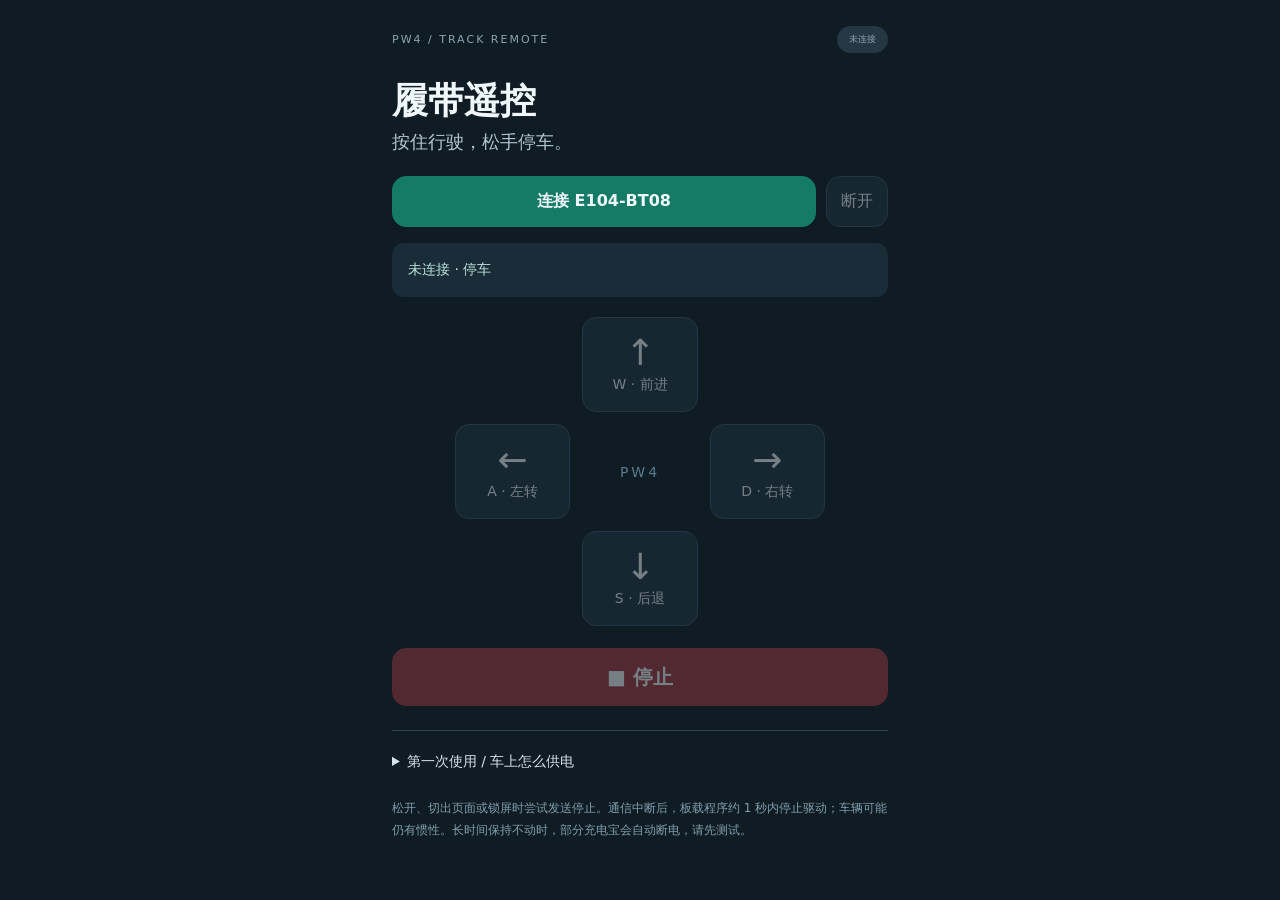
<file: index.html>
<!doctype html>
<html lang="zh-CN"><head><meta charset="utf-8"><meta name="viewport" content="width=device-width,initial-scale=1,maximum-scale=1,user-scalable=no"><meta name="theme-color" content="#101c24"><title>PW4 · 履带遥控</title><link rel="stylesheet" href="style.css"></head>
<body><main><header><span>PW4 / TRACK REMOTE</span><small id="badge">未连接</small></header><h1>履带遥控</h1><p class="intro">按住行驶，松手停车。</p>
<div class="connect-row"><button id="connect">连接 E104-BT08</button><button id="disconnect" disabled>断开</button></div>
<div id="status" role="status">先连接蓝牙，再操作方向按钮</div>
<section class="pad" aria-label="方向控制"><button class="direction forward" data-key="w" disabled><b>↑</b><span>W · 前进</span></button><button class="direction left" data-key="a" disabled><b>←</b><span>A · 左转</span></button><div class="center">PW4</div><button class="direction right" data-key="d" disabled><b>→</b><span>D · 右转</span></button><button class="direction back" data-key="s" disabled><b>↓</b><span>S · 后退</span></button></section>
<button id="stop" disabled>■ 停止</button><p id="error" role="alert"></p>
<details><summary>第一次使用 / 车上怎么供电</summary><ol><li>iPhone 使用 Bluefy 打开本页，并允许蓝牙权限。</li><li>先在 nRF Connect 断开 E104-BT08，再点上方连接。</li><li>Arduino 使用车载充电宝从 USB 口供电；电机仍使用原电池。不要把电机电池接 Arduino 的 5V 引脚。</li><li>保留蓝牙 3.3V、GND、TXD→D2，以及已有的电机控制线。</li><li>手机只通过蓝牙发送指令，不需要 USB 连接电脑。首次试车让履带悬空。</li></ol><p>本页需先联网加载。加载后遥控指令通过蓝牙传输。多指操作会停车，需要松开所有按钮后再按。</p></details>
<footer>松开、切出页面或锁屏时尝试发送停止。通信中断后，板载程序约 1 秒内停止驱动；车辆可能仍有惯性。长时间保持不动时，部分充电宝会自动断电，请先测试。</footer></main><script src="app.js"></script></body></html>
</file>
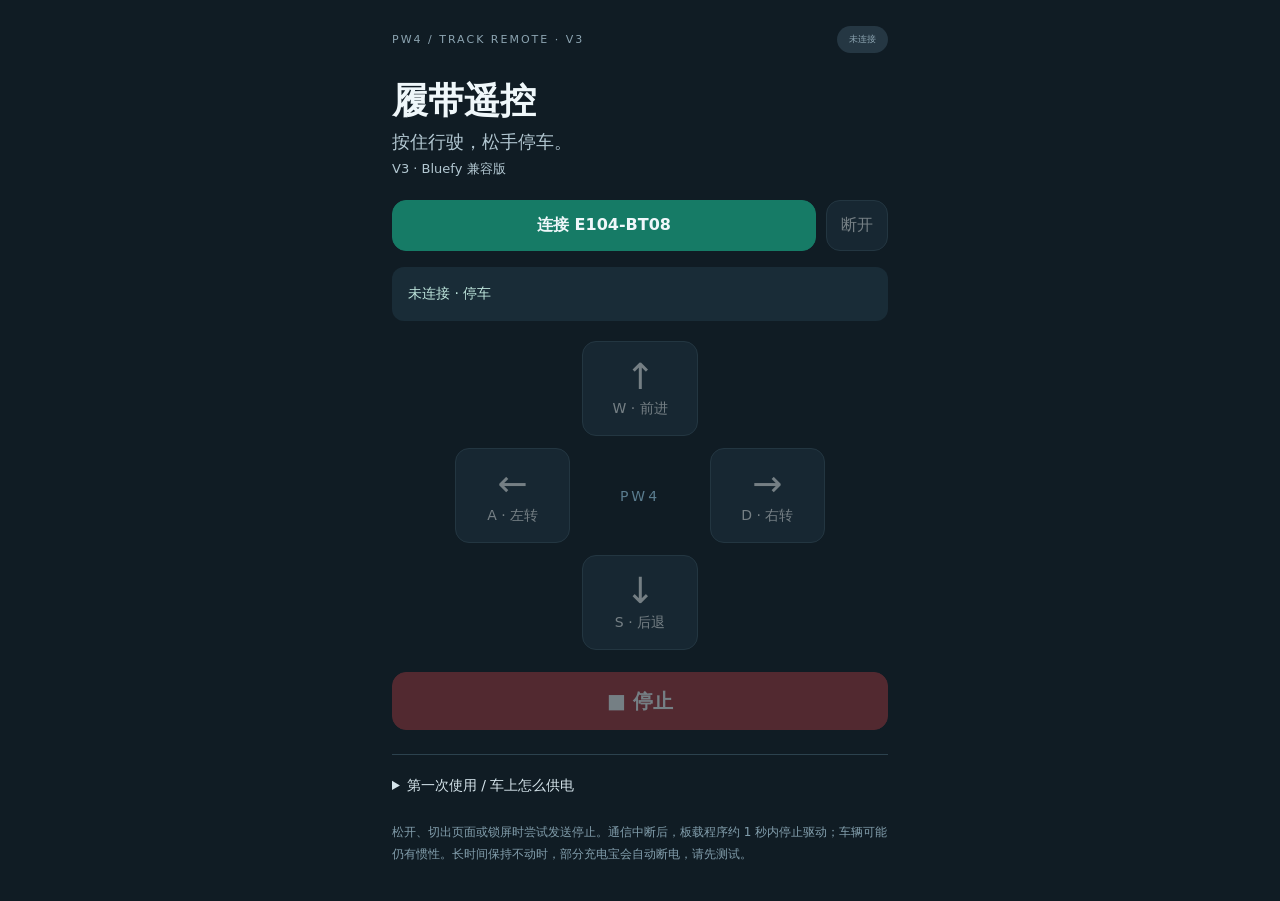
<file: remote-v3.html>
<!doctype html>
<html lang="zh-CN"><head><meta charset="utf-8"><meta name="viewport" content="width=device-width,initial-scale=1,maximum-scale=1,user-scalable=no"><meta name="theme-color" content="#101c24"><title>PW4 · 履带遥控</title><style>:root{color-scheme:dark;font-family:system-ui,-apple-system,sans-serif;background:#101c24;color:#eff7fa}*{box-sizing:border-box}body{margin:0}main{max-width:540px;margin:auto;padding:26px 22px 36px}header{display:flex;justify-content:space-between;align-items:center;font-size:11px;letter-spacing:2px;color:#8ca4b1}header small{letter-spacing:0;padding:7px 12px;border-radius:20px;background:#253743}h1{font-size:36px;margin:24px 0 4px}.intro{margin:0 0 22px;color:#b3c8d2;font-size:18px}button{font:inherit;border:1px solid #3b5666;border-radius:14px;background:#213643;color:#eff7fa;cursor:pointer;-webkit-user-select:none;user-select:none;-webkit-touch-callout:none;touch-action:none}button:disabled{opacity:.45;cursor:default}.connect-row{display:flex;gap:10px}.connect-row button{padding:14px}#connect{flex:1;background:#167b66;border-color:#167b66;font-weight:650}#status{min-height:54px;margin:16px 0 20px;display:flex;align-items:center;padding:12px 16px;background:#192c37;border-radius:12px;font-size:14px;color:#bde4db}.pad{display:grid;grid-template-columns:repeat(3,1fr);grid-template-rows:repeat(3,95px);gap:12px;max-width:370px;margin:0 auto 22px}.direction{display:flex;align-items:center;justify-content:center;flex-direction:column;gap:5px}.direction b{font-size:36px;font-weight:400;line-height:1}.direction span{font-size:14px}.direction.active{background:#17846f;border-color:#89ead2;box-shadow:0 0 0 3px #52d2af22}.forward{grid-area:1/2}.left{grid-area:2/1}.right{grid-area:2/3}.back{grid-area:3/2}.center{grid-area:2/2;display:grid;place-items:center;color:#5a7c8e;font-size:14px;letter-spacing:3px}#stop{width:100%;height:58px;background:#a33a40;border-color:#a33a40;font-weight:700;font-size:20px}#error{color:#ffb3ac;font-size:14px;line-height:1.6}details{margin-top:24px;border-top:1px solid #2c424e;padding-top:18px;color:#b0c5d0;font-size:14px;line-height:1.8}summary{cursor:pointer;color:#d5e4eb}ol{padding-left:22px}footer{margin-top:24px;font-size:12px;color:#829eac;line-height:1.8}@media(max-height:750px){main{padding-top:16px}h1{margin-top:14px}.pad{grid-template-rows:repeat(3,75px);gap:8px;margin-bottom:12px}#status{margin:12px 0}.intro{margin-bottom:14px}}
</style></head>
<body><main><header><span>PW4 / TRACK REMOTE · V3</span><small id="badge">未连接</small></header><h1>履带遥控</h1><p class="intro">按住行驶，松手停车。<small style="display:block;font-size:13px;margin-top:6px">V3 · Bluefy 兼容版</small></p>
<div class="connect-row"><button id="connect">连接 E104-BT08</button><button id="disconnect" disabled>断开</button></div>
<div id="status" role="status">先连接蓝牙，再操作方向按钮</div>
<section class="pad" aria-label="方向控制"><button class="direction forward" data-key="w" disabled><b>↑</b><span>W · 前进</span></button><button class="direction left" data-key="a" disabled><b>←</b><span>A · 左转</span></button><div class="center">PW4</div><button class="direction right" data-key="d" disabled><b>→</b><span>D · 右转</span></button><button class="direction back" data-key="s" disabled><b>↓</b><span>S · 后退</span></button></section>
<button id="stop" disabled>■ 停止</button><p id="error" role="alert"></p>
<details><summary>第一次使用 / 车上怎么供电</summary><ol><li>iPhone 使用 Bluefy 打开本页，并允许蓝牙权限。</li><li>先在 nRF Connect 断开 E104-BT08，再点上方连接。</li><li>Arduino 使用车载充电宝从 USB 口供电；电机仍使用原电池。不要把电机电池接 Arduino 的 5V 引脚。</li><li>保留蓝牙 3.3V、GND、TXD→D2，以及已有的电机控制线。</li><li>手机只通过蓝牙发送指令，不需要 USB 连接电脑。首次试车让履带悬空。</li></ol><p>本页需先联网加载。加载后遥控指令通过蓝牙传输。多指操作会停车，需要松开所有按钮后再按。</p></details>
<footer>松开、切出页面或锁屏时尝试发送停止。通信中断后，板载程序约 1 秒内停止驱动；车辆可能仍有惯性。长时间保持不动时，部分充电宝会自动断电，请先测试。</footer></main><script>'use strict';
const $=id=>document.getElementById(id);
const labels={w:'前进',s:'后退',a:'左转',d:'右转'};
const pointers=new Map(),keys=new Set();
let device=null,characteristic=null,ready=false,desired='x',pending=null,pump=null,blocked=false,epoch=0;
const encoder=new TextEncoder();
const SERVICE_UUID='0000fff0-0000-1000-8000-00805f9b34fb';
const WRITE_UUID='0000fff2-0000-1000-8000-00805f9b34fb';
let connectStage='';
function errorText(e){if(typeof e==='string')return e;if(e&&typeof e.message==='string'&&e.message)return e.message;try{const text=JSON.stringify(e);if(text&&text!=='{}')return text;}catch{}return String(e||'浏览器未提供错误详情');}
function writeCompatible(channel,data){
 if(channel.properties.write&&typeof channel.writeValueWithResponse==='function')return channel.writeValueWithResponse(data);
 if(typeof channel.writeValue==='function')return channel.writeValue(data);
 if(channel.properties.writeWithoutResponse&&typeof channel.writeValueWithoutResponse==='function')return channel.writeValueWithoutResponse(data);
 throw Error('当前 Bluefy 没有提供可用的蓝牙写入接口');
}
function paint(){ $('badge').textContent=ready?'已连接':'未连接';$('status').textContent=ready?(desired==='x'?'已连接 · 停车':'按住中 · '+labels[desired]):'未连接 · 停车';document.querySelectorAll('[data-key]').forEach(b=>{b.disabled=!ready;b.classList.toggle('active',ready&&desired===b.dataset.key);});$('stop').disabled=!ready;$('disconnect').disabled=!ready;$('connect').disabled=ready; }
function fail(message){epoch++;ready=false;desired='x';pending=null;pointers.clear();keys.clear();blocked=false;characteristic=null;try{device?.gatt.disconnect();}catch{}paint();$('error').textContent=message;}
function send(c){if(!ready||!characteristic)return Promise.resolve();pending=c;if(pump)return pump;const myEpoch=epoch;const channel=characteristic;
 pump=(async()=>{try{while(pending!==null&&ready&&myEpoch===epoch){const next=pending;pending=null;let timer;try{const write=writeCompatible(channel,encoder.encode(next));await Promise.race([write,new Promise((_,reject)=>{timer=setTimeout(()=>reject(Error('蓝牙发送超时')),700);})]);}finally{clearTimeout(timer);}}}catch(e){if(myEpoch===epoch)fail('写入 FFF2：'+errorText(e)+'；已停止继续发送，请重新连接。');}finally{pump=null;}})();return pump;}
function halt(){pointers.clear();keys.clear();blocked=false;desired='x';paint();return send('x');}
function update(){const count=pointers.size+keys.size;if(count>1)blocked=true;if(count===0)blocked=false;desired=!blocked&&count===1?(pointers.size?[...pointers.values()][0]:[...keys][0]):'x';paint();send(desired);}
$('connect').onclick=async()=>{halt();$('error').textContent='';if(!navigator.bluetooth){$('error').textContent='请在 iPhone 的 Bluefy 中打开此网页。普通 Safari 无法使用这里的蓝牙连接。';return;}$('connect').disabled=true;$('status').textContent='请选择 E104-BT08…';try{if(pump)await pump;connectStage='选择设备';device=await navigator.bluetooth.requestDevice({acceptAllDevices:true,optionalServices:[SERVICE_UUID]});if(typeof device.addEventListener==='function')device.addEventListener('gattserverdisconnected',()=>{if(ready)fail('蓝牙已断开，重新连接后才能操作。');});connectStage='建立蓝牙连接';$('status').textContent=connectStage;const server=await device.gatt.connect();connectStage='查找 FFF0 服务';const service=await server.getPrimaryService(SERVICE_UUID);connectStage='查找 FFF2 通道';characteristic=await service.getCharacteristic(WRITE_UUID);if(!characteristic.properties.write&&!characteristic.properties.writeWithoutResponse)throw Error('FFF2 不支持写入');epoch++;ready=true;desired='x';paint();await send('x');$('connect').blur();}catch(e){fail(e?.name==='NotFoundError'?'已取消选择或未找到设备。':connectStage+'：'+errorText(e)+'。请确认只选 E104-BT08；如连接阶段失败，先断开 nRF Connect。');}finally{$('connect').disabled=ready;}};
$('disconnect').onclick=async()=>{await halt();fail('已断开连接。');};$('stop').onclick=halt;
document.querySelectorAll('[data-key]').forEach(b=>{b.addEventListener('contextmenu',e=>e.preventDefault());b.addEventListener('pointerdown',e=>{if(!ready)return;e.preventDefault();b.setPointerCapture(e.pointerId);pointers.set(e.pointerId,b.dataset.key);update();});b.addEventListener('pointerup',e=>{e.preventDefault();pointers.delete(e.pointerId);update();});for(const event of ['pointercancel','lostpointercapture'])b.addEventListener(event,e=>{if(pointers.has(e.pointerId))halt();});});
window.addEventListener('keydown',e=>{const k=e.key.toLowerCase();if(e.ctrlKey||e.altKey||e.metaKey)return;if(k==='x'||e.code==='Space'){e.preventDefault();halt();return;}if(!ready||!(k in labels))return;e.preventDefault();if(!e.repeat){keys.add(k);update();}});
window.addEventListener('keyup',e=>{const k=e.key.toLowerCase();if(k in labels){keys.delete(k);update();}});
window.addEventListener('blur',halt);window.addEventListener('pagehide',halt);document.addEventListener('visibilitychange',()=>{if(document.hidden)halt();});
setInterval(()=>{if(ready&&desired!=='x'){if(document.hidden){halt();return;}send(desired);}},150);
paint();
</script></body></html>
</file>
<file: style.css>
:root{color-scheme:dark;font-family:system-ui,-apple-system,sans-serif;background:#101c24;color:#eff7fa}*{box-sizing:border-box}body{margin:0}main{max-width:540px;margin:auto;padding:26px 22px 36px}header{display:flex;justify-content:space-between;align-items:center;font-size:11px;letter-spacing:2px;color:#8ca4b1}header small{letter-spacing:0;padding:7px 12px;border-radius:20px;background:#253743}h1{font-size:36px;margin:24px 0 4px}.intro{margin:0 0 22px;color:#b3c8d2;font-size:18px}button{font:inherit;border:1px solid #3b5666;border-radius:14px;background:#213643;color:#eff7fa;cursor:pointer;-webkit-user-select:none;user-select:none;-webkit-touch-callout:none;touch-action:none}button:disabled{opacity:.45;cursor:default}.connect-row{display:flex;gap:10px}.connect-row button{padding:14px}#connect{flex:1;background:#167b66;border-color:#167b66;font-weight:650}#status{min-height:54px;margin:16px 0 20px;display:flex;align-items:center;padding:12px 16px;background:#192c37;border-radius:12px;font-size:14px;color:#bde4db}.pad{display:grid;grid-template-columns:repeat(3,1fr);grid-template-rows:repeat(3,95px);gap:12px;max-width:370px;margin:0 auto 22px}.direction{display:flex;align-items:center;justify-content:center;flex-direction:column;gap:5px}.direction b{font-size:36px;font-weight:400;line-height:1}.direction span{font-size:14px}.direction.active{background:#17846f;border-color:#89ead2;box-shadow:0 0 0 3px #52d2af22}.forward{grid-area:1/2}.left{grid-area:2/1}.right{grid-area:2/3}.back{grid-area:3/2}.center{grid-area:2/2;display:grid;place-items:center;color:#5a7c8e;font-size:14px;letter-spacing:3px}#stop{width:100%;height:58px;background:#a33a40;border-color:#a33a40;font-weight:700;font-size:20px}#error{color:#ffb3ac;font-size:14px;line-height:1.6}details{margin-top:24px;border-top:1px solid #2c424e;padding-top:18px;color:#b0c5d0;font-size:14px;line-height:1.8}summary{cursor:pointer;color:#d5e4eb}ol{padding-left:22px}footer{margin-top:24px;font-size:12px;color:#829eac;line-height:1.8}@media(max-height:750px){main{padding-top:16px}h1{margin-top:14px}.pad{grid-template-rows:repeat(3,75px);gap:8px;margin-bottom:12px}#status{margin:12px 0}.intro{margin-bottom:14px}}
</file>
